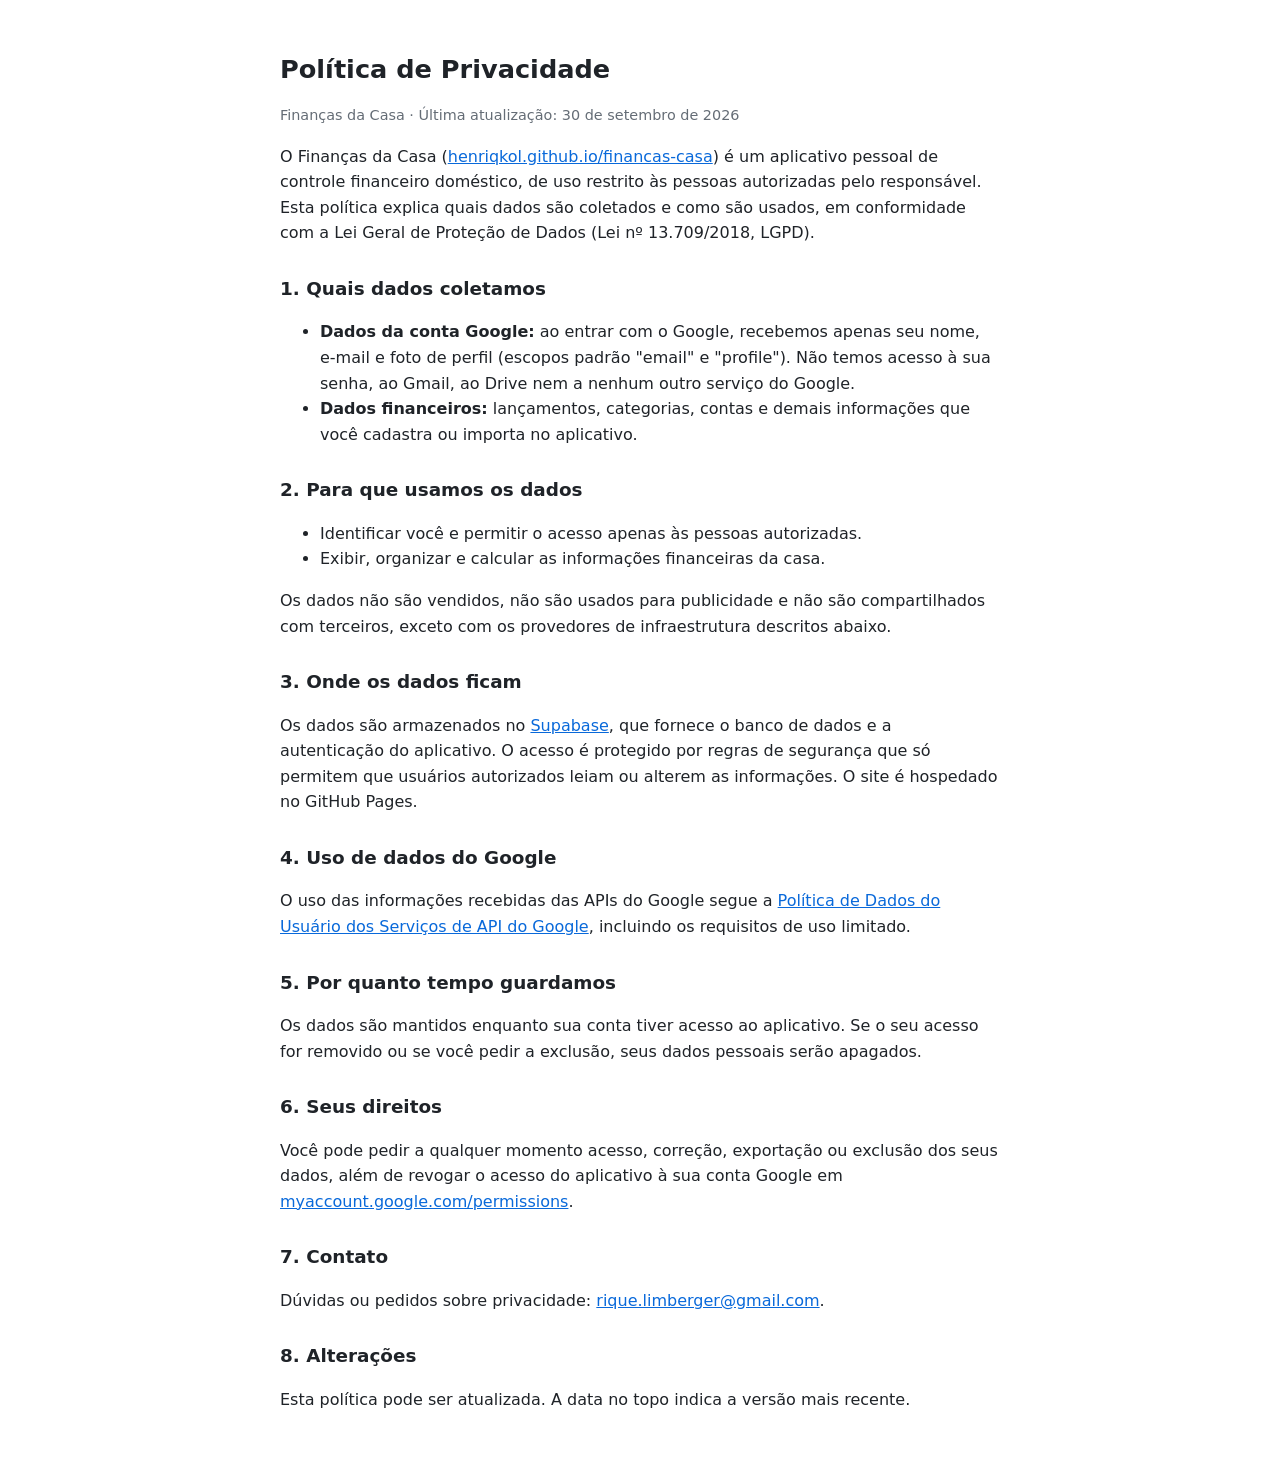
<file: privacidade.html>
<!doctype html>
<html lang="pt-BR">
<head>
<meta charset="utf-8">
<meta name="viewport" content="width=device-width, initial-scale=1">
<title>Política de Privacidade – Finanças da Casa</title>
<style>
  body { font-family: system-ui, -apple-system, "Segoe UI", Roboto, sans-serif; max-width: 720px; margin: 0 auto; padding: 32px 16px; line-height: 1.6; color: #1f2328; background: #fff; }
  h1 { font-size: 1.6rem; margin-bottom: 4px; }
  h2 { font-size: 1.15rem; margin-top: 28px; }
  .meta { color: #656d76; font-size: .9rem; }
  a { color: #0969da; }
</style>
</head>
<body>
<h1>Política de Privacidade</h1>
<p class="meta">Finanças da Casa · Última atualização: 30 de setembro de 2026</p>

<p>O Finanças da Casa (<a href="https://henriqkol.github.io/financas-casa/">henriqkol.github.io/financas-casa</a>) é um aplicativo pessoal de controle financeiro doméstico, de uso restrito às pessoas autorizadas pelo responsável. Esta política explica quais dados são coletados e como são usados, em conformidade com a Lei Geral de Proteção de Dados (Lei nº 13.709/2018, LGPD).</p>

<h2>1. Quais dados coletamos</h2>
<ul>
  <li><strong>Dados da conta Google:</strong> ao entrar com o Google, recebemos apenas seu nome, e-mail e foto de perfil (escopos padrão "email" e "profile"). Não temos acesso à sua senha, ao Gmail, ao Drive nem a nenhum outro serviço do Google.</li>
  <li><strong>Dados financeiros:</strong> lançamentos, categorias, contas e demais informações que você cadastra ou importa no aplicativo.</li>
</ul>

<h2>2. Para que usamos os dados</h2>
<ul>
  <li>Identificar você e permitir o acesso apenas às pessoas autorizadas.</li>
  <li>Exibir, organizar e calcular as informações financeiras da casa.</li>
</ul>
<p>Os dados não são vendidos, não são usados para publicidade e não são compartilhados com terceiros, exceto com os provedores de infraestrutura descritos abaixo.</p>

<h2>3. Onde os dados ficam</h2>
<p>Os dados são armazenados no <a href="https://supabase.com/privacy">Supabase</a>, que fornece o banco de dados e a autenticação do aplicativo. O acesso é protegido por regras de segurança que só permitem que usuários autorizados leiam ou alterem as informações. O site é hospedado no GitHub Pages.</p>

<h2>4. Uso de dados do Google</h2>
<p>O uso das informações recebidas das APIs do Google segue a <a href="https://developers.google.com/terms/api-services-user-data-policy">Política de Dados do Usuário dos Serviços de API do Google</a>, incluindo os requisitos de uso limitado.</p>

<h2>5. Por quanto tempo guardamos</h2>
<p>Os dados são mantidos enquanto sua conta tiver acesso ao aplicativo. Se o seu acesso for removido ou se você pedir a exclusão, seus dados pessoais serão apagados.</p>

<h2>6. Seus direitos</h2>
<p>Você pode pedir a qualquer momento acesso, correção, exportação ou exclusão dos seus dados, além de revogar o acesso do aplicativo à sua conta Google em <a href="https://myaccount.google.com/permissions">myaccount.google.com/permissions</a>.</p>

<h2>7. Contato</h2>
<p>Dúvidas ou pedidos sobre privacidade: <a href="mailto:rique.limberger@gmail.com">rique.limberger@gmail.com</a>.</p>

<h2>8. Alterações</h2>
<p>Esta política pode ser atualizada. A data no topo indica a versão mais recente.</p>
</body>
</html>
</file>
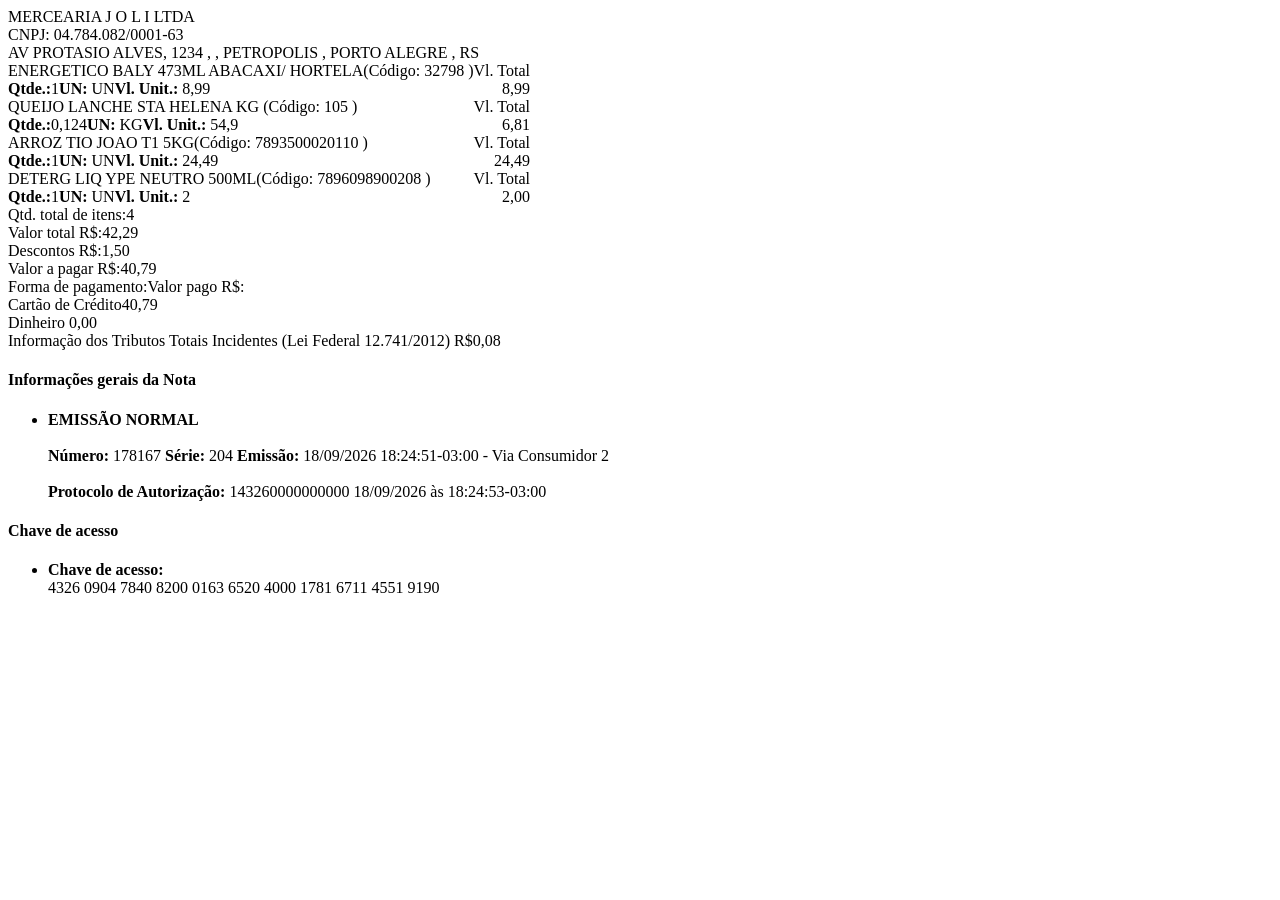
<file: tests/fixtures/nfce-rs.html>
<!DOCTYPE html>
<html lang="pt-br">
<head><meta charset="utf-8"><title>DOCUMENTO AUXILIAR DA NOTA FISCAL DE CONSUMIDOR ELETR&Ocirc;NICA</title></head>
<body>
<div data-role="page" id="page">
 <div data-role="content" id="conteudo">
  <div class="txtCenter">
   <div id="u20" class="txtTopo">MERCEARIA J O L I LTDA</div>
   <div class="text">
     CNPJ:
     04.784.082/0001-63
   </div>
   <div class="text">AV PROTASIO ALVES,
     1234
     ,
     ,
     PETROPOLIS
     ,
     PORTO ALEGRE
     ,
     RS
   </div>
  </div>
  <table id="tabResult" data-filter="true" cellpadding="0" cellspacing="0">
   <tr id="Item + 1">
    <td valign="top"><span class="txtTit">ENERGETICO BALY 473ML ABACAXI/ HORTELA</span><span class="RCod">(C&oacute;digo: 32798 )</span><br>
     <span class="Rqtd"><strong>Qtde.:</strong>1</span><span class="RUN"><strong>UN: </strong>UN</span><span class="RvlUnit"><strong>Vl. Unit.:</strong>&nbsp;8,99</span></td>
    <td align="right" valign="top" class="txtTit noWrap">Vl. Total<br><span class="valor">8,99</span></td>
   </tr>
   <tr id="Item + 2">
    <td valign="top"><span class="txtTit">QUEIJO LANCHE STA HELENA KG (C&oacute;digo: 105 )</span><br>
     <span class="Rqtd"><strong>Qtde.:</strong>0,124</span><span class="RUN"><strong>UN: </strong>KG</span><span class="RvlUnit"><strong>Vl. Unit.:</strong>&nbsp;54,9</span></td>
    <td align="right" valign="top" class="txtTit noWrap">Vl. Total<br><span class="valor">6,81</span></td>
   </tr>
   <tr id="Item + 3">
    <td valign="top"><span class="txtTit">ARROZ TIO JOAO T1 5KG</span><span class="RCod">(C&oacute;digo: 7893500020110 )</span><br>
     <span class="Rqtd"><strong>Qtde.:</strong>1</span><span class="RUN"><strong>UN: </strong>UN</span><span class="RvlUnit"><strong>Vl. Unit.:</strong>&nbsp;24,49</span></td>
    <td align="right" valign="top" class="txtTit noWrap">Vl. Total<br><span class="valor">24,49</span></td>
   </tr>
   <tr id="Item + 4">
    <td valign="top"><span class="txtTit">DETERG LIQ YPE NEUTRO 500ML</span><span class="RCod">(C&oacute;digo: 7896098900208 )</span><br>
     <span class="Rqtd"><strong>Qtde.:</strong>1</span><span class="RUN"><strong>UN: </strong>UN</span><span class="RvlUnit"><strong>Vl. Unit.:</strong>&nbsp;2</span></td>
    <td align="right" valign="top" class="txtTit noWrap">Vl. Total<br><span class="valor">2,00</span></td>
   </tr>
  </table>
  <div id="totalNota" class="txtRight">
   <div id="linhaTotal"><label>Qtd. total de itens:</label><span class="totalNumb">4</span></div>
   <div id="linhaTotal"><label>Valor total R$:</label><span class="totalNumb">42,29</span></div>
   <div id="linhaTotal"><label>Descontos R$:</label><span class="totalNumb">1,50</span></div>
   <div id="linhaTotal" class="linhaShade"><label>Valor a pagar R$:</label><span class="totalNumb txtMax">40,79</span></div>
   <div id="linhaForma"><label>Forma de pagamento:</label><span class="totalNumb txtTitR">Valor pago R$:</span></div>
   <div id="linhaTotal"><label class="tx">Cart&atilde;o de Cr&eacute;dito</label><span class="totalNumb">40,79</span></div>
   <div id="linhaTotal"><label class="tx">
      Dinheiro
    </label><span class="totalNumb">0,00</span></div>
   <div id="linhaTotal" />
   <div id="linhaTotal" class="spcTop"><label class="txtObs">Informação dos Tributos Totais Incidentes
      (Lei Federal 12.741/2012) R$</label><span class="totalNumb txtObs">0,08</span></div>
  </div>
 </div>
 <div data-role="collapsible-set" id="infos">
  <div data-role="collapsible" data-collapsed="false">
   <h4>Informa&ccedil;&otilde;es gerais da Nota</h4>
   <ul data-role="listview"><li>
    <strong>EMISS&Atilde;O NORMAL</strong><br><br>
    <strong>N&uacute;mero: </strong>178167<strong> S&eacute;rie: </strong>204<strong> Emiss&atilde;o: </strong>18/09/2026 18:24:51-03:00 - Via Consumidor 2
    <br><br><strong>Protocolo de Autoriza&ccedil;&atilde;o: </strong>143260000000000 18/09/2026 &agrave;s 18:24:53-03:00
   </li></ul>
  </div>
  <div data-role="collapsible"><h4>Chave de acesso</h4>
   <ul data-role="listview"><li><strong>Chave de acesso:</strong><br><span class="chave">4326 0904 7840 8200 0163 6520 4000 1781 6711 4551 9190</span></li></ul>
  </div>
 </div>
</div>
</body>
</html>
</file>
